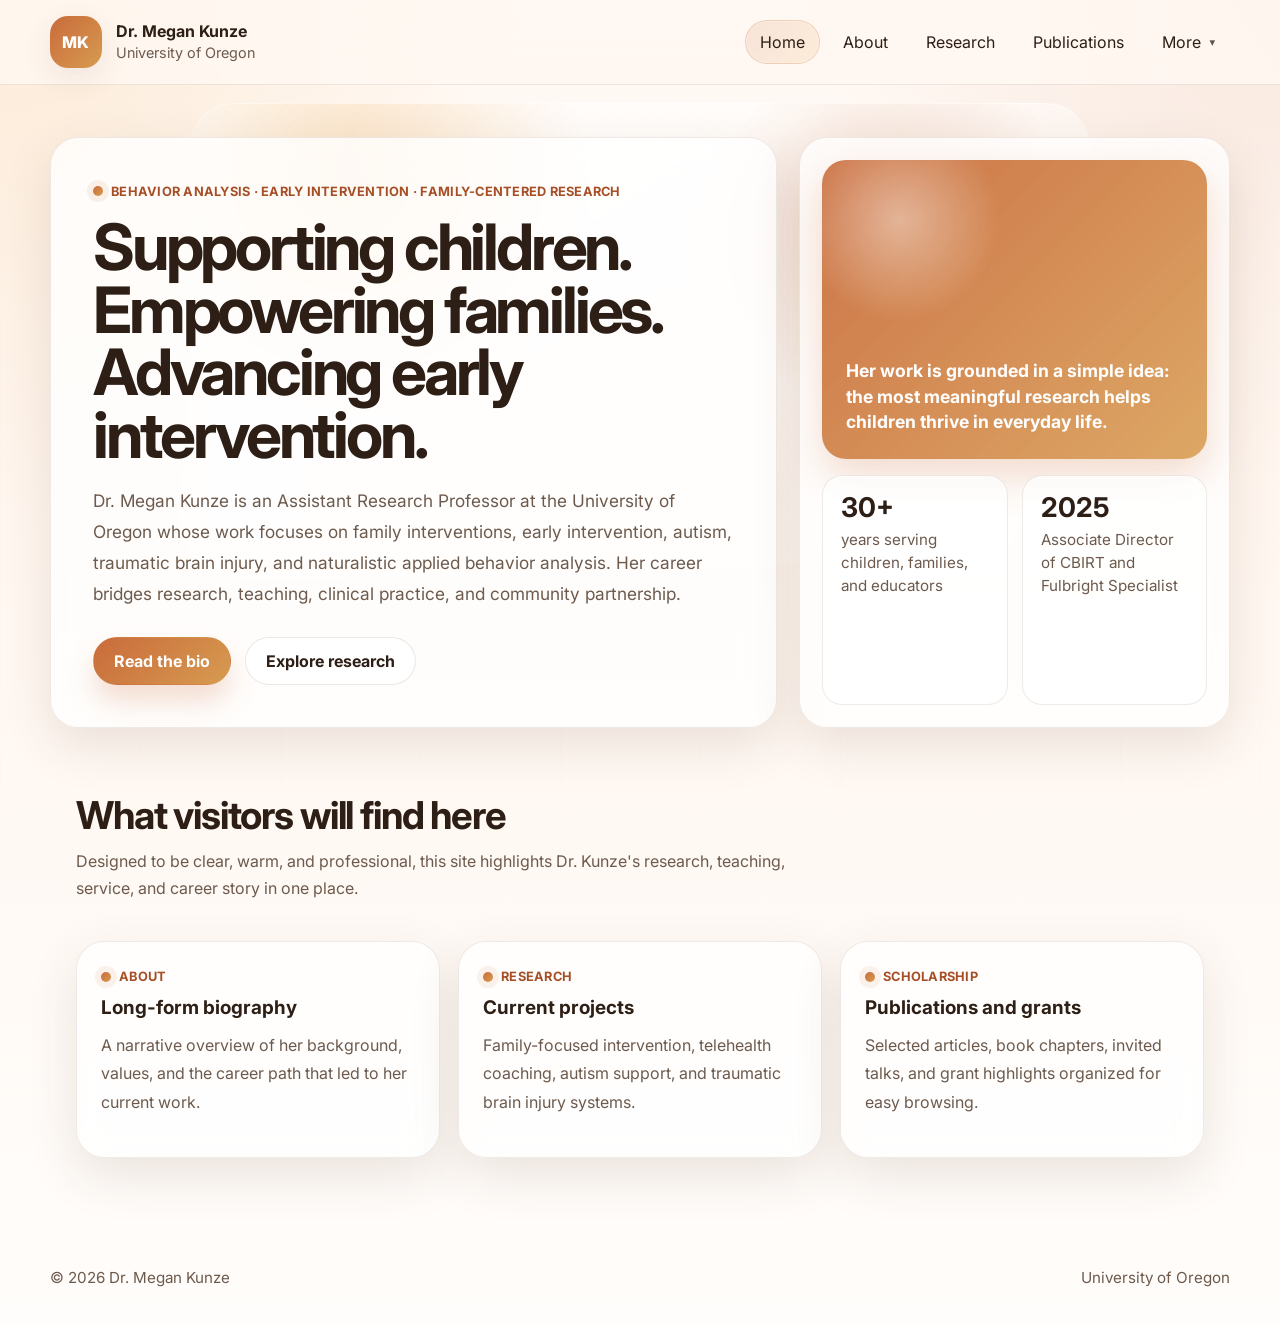
<file: index.html>
<!DOCTYPE html>
<html lang="en">
<head>
  <meta charset="UTF-8" />
  <meta name="viewport" content="width=device-width, initial-scale=1.0" />
  <title>Dr. Megan Kunze | University of Oregon</title>
  <meta name="description" content="Faculty website for Dr. Megan Kunze, Assistant Research Professor at the University of Oregon." />
  <link rel="preconnect" href="https://fonts.googleapis.com">
  <link rel="preconnect" href="https://fonts.gstatic.com" crossorigin>
  <link href="https://fonts.googleapis.com/css2?family=Inter:wght@400;500;600;700;800&display=swap" rel="stylesheet">
  <link rel="stylesheet" href="styles.css" />
</head>
<body>
  <div class="site-shell">
    <header class="site-header">
      <div class="container header-inner">
        <a class="brand" href="index.html" aria-label="Home">
          <div class="brand-mark">MK</div>
          <div class="brand-text">
            <strong>Dr. Megan Kunze</strong>
            <span>University of Oregon</span>
          </div>
        </a>
        <div class="nav-wrap">
          <button class="nav-toggle" type="button" aria-label="Open navigation" aria-expanded="false" data-nav-toggle>Menu</button>
          <nav class="nav" data-nav>
            <a href="index.html" class="active">Home</a>
            <a href="about.html">About</a>
            <a href="research.html">Research</a>
            <a href="publications.html">Publications</a>
            <div class="dropdown" data-dropdown>
              <button class="dropdown-trigger" type="button" data-dropdown-trigger aria-expanded="false">More</button>
              <div class="dropdown-menu">
                <a href="teaching.html">Teaching</a>
                <a href="cv.html">CV</a>
                <a href="contact.html">Contact</a>
              </div>
            </div>
          </nav>
        </div>
      </div>
    </header>

    <main>
      <section class="hero">
        <div class="container hero-grid">
          <div class="hero-card" data-animate>
            <div class="kicker">Behavior analysis · early intervention · family-centered research</div>
            <h1>Supporting children. Empowering families. Advancing early intervention.</h1>
            <p>
              Dr. Megan Kunze is an Assistant Research Professor at the University of Oregon whose work focuses on family interventions,
              early intervention, autism, traumatic brain injury, and naturalistic applied behavior analysis. Her career bridges research,
              teaching, clinical practice, and community partnership.
            </p>
            <div class="hero-actions">
              <a class="btn btn-primary" href="about.html">Read the bio</a>
              <a class="btn btn-secondary" href="research.html">Explore research</a>
            </div>
          </div>

          <div class="hero-aside" data-animate>
            <div class="info-card">
              <span>Her work is grounded in a simple idea: the most meaningful research helps children thrive in everyday life.</span>
            </div>
            <div class="stat-row">
              <div class="stat">
                <strong>30+</strong>
                <span>years serving children, families, and educators</span>
              </div>
              <div class="stat">
                <strong>2025</strong>
                <span>Associate Director of CBIRT and Fulbright Specialist</span>
              </div>
            </div>
          </div>
        </div>
      </section>

      <section class="section">
        <div class="container section-tone">
          <div class="section-head">
            <div>
              <h2>What visitors will find here</h2>
              <p>Designed to be clear, warm, and professional, this site highlights Dr. Kunze's research, teaching, service, and career story in one place.</p>
            </div>
          </div>

          <div class="grid-3">
            <a class="panel" href="about.html" data-animate>
              <div class="eyebrow">About</div>
              <h3>Long-form biography</h3>
              <p>A narrative overview of her background, values, and the career path that led to her current work.</p>
            </a>
            <a class="panel" href="research.html" data-animate>
              <div class="eyebrow">Research</div>
              <h3>Current projects</h3>
              <p>Family-focused intervention, telehealth coaching, autism support, and traumatic brain injury systems.</p>
            </a>
            <a class="panel" href="publications.html" data-animate>
              <div class="eyebrow">Scholarship</div>
              <h3>Publications and grants</h3>
              <p>Selected articles, book chapters, invited talks, and grant highlights organized for easy browsing.</p>
            </a>
          </div>
        </div>
      </section>
    </main>

    <footer class="footer">
      <div class="container footer-inner">
        <div>© <span data-year></span> Dr. Megan Kunze</div>
        <div>University of Oregon</div>
      </div>
    </footer>
  </div>
  <script src="script.js"></script>
</body>
</html>
</file>
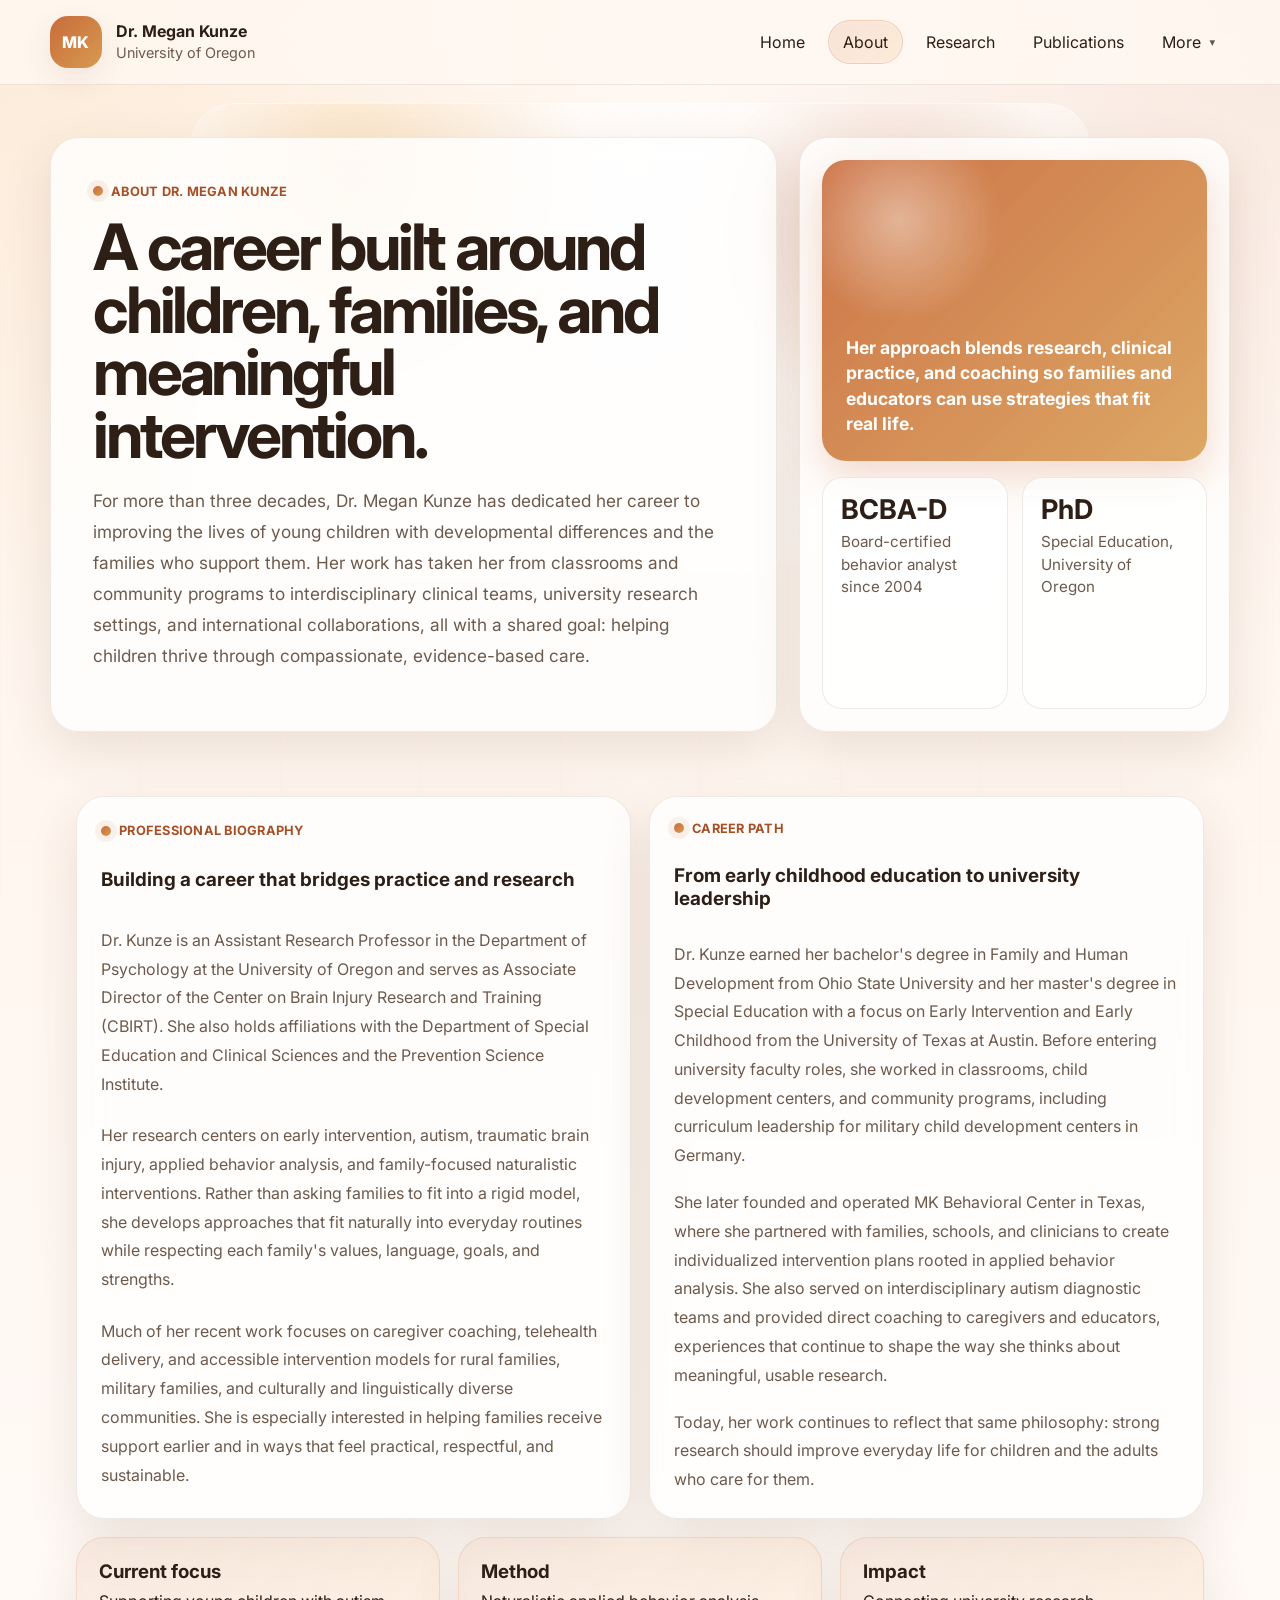
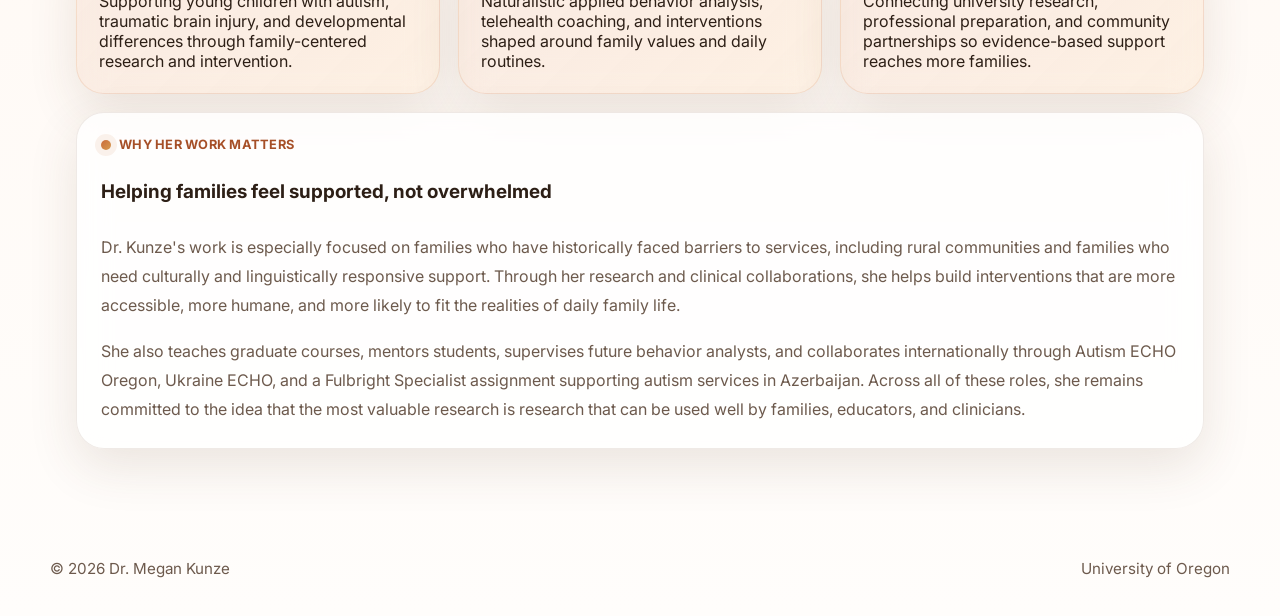
<file: about.html>
<!DOCTYPE html>
<html lang="en">
<head>
  <meta charset="UTF-8" />
  <meta name="viewport" content="width=device-width, initial-scale=1.0" />
  <title>About | Dr. Megan Kunze</title>
  <meta name="description" content="About Dr. Megan Kunze, University of Oregon." />
  <link rel="preconnect" href="https://fonts.googleapis.com">
  <link rel="preconnect" href="https://fonts.gstatic.com" crossorigin>
  <link href="https://fonts.googleapis.com/css2?family=Inter:wght@400;500;600;700;800&display=swap" rel="stylesheet">
  <link rel="stylesheet" href="styles.css" />
</head>
<body>
  <div class="site-shell">
    <header class="site-header">
      <div class="container header-inner">
        <a class="brand" href="index.html" aria-label="Home">
          <div class="brand-mark">MK</div>
          <div class="brand-text"><strong>Dr. Megan Kunze</strong><span>University of Oregon</span></div>
        </a>
        <div class="nav-wrap">
          <button class="nav-toggle" type="button" aria-label="Open navigation" aria-expanded="false" data-nav-toggle>Menu</button>
          <nav class="nav" data-nav>
            <a href="index.html">Home</a>
            <a href="about.html" class="active">About</a>
            <a href="research.html">Research</a>
            <a href="publications.html">Publications</a>
            <div class="dropdown" data-dropdown>
              <button class="dropdown-trigger" type="button" data-dropdown-trigger aria-expanded="false">More</button>
              <div class="dropdown-menu">
                <a href="teaching.html">Teaching</a>
                <a href="cv.html">CV</a>
                <a href="contact.html">Contact</a>
              </div>
            </div>
          </nav>
        </div>
      </div>
    </header>

    <main>
      <section class="hero">
        <div class="container hero-grid">
          <div class="hero-card" data-animate>
            <div class="kicker">About Dr. Megan Kunze</div>
            <h1>A career built around children, families, and meaningful intervention.</h1>
            <p>
              For more than three decades, Dr. Megan Kunze has dedicated her career to improving the lives of young children with developmental differences and the families who support them. Her work has taken her from classrooms and community programs to interdisciplinary clinical teams, university research settings, and international collaborations, all with a shared goal: helping children thrive through compassionate, evidence-based care.
            </p>
          </div>
          <div class="hero-aside" data-animate>
            <div class="info-card">
              <span>Her approach blends research, clinical practice, and coaching so families and educators can use strategies that fit real life.</span>
            </div>
            <div class="stat-row">
              <div class="stat"><strong>BCBA-D</strong><span>Board-certified behavior analyst since 2004</span></div>
              <div class="stat"><strong>PhD</strong><span>Special Education, University of Oregon</span></div>
            </div>
          </div>
        </div>
      </section>

      <section class="section">
        <div class="container section-tone">
          <div class="grid-2">
            <div class="panel bio" data-animate>
              <span class="eyebrow">Professional biography</span>
              <h3>Building a career that bridges practice and research</h3>
              <p>
                Dr. Kunze is an Assistant Research Professor in the Department of Psychology at the University of Oregon and serves as Associate Director of the Center on Brain Injury Research and Training (CBIRT). She also holds affiliations with the Department of Special Education and Clinical Sciences and the Prevention Science Institute.
              </p>
              <p>
                Her research centers on early intervention, autism, traumatic brain injury, applied behavior analysis, and family-focused naturalistic interventions. Rather than asking families to fit into a rigid model, she develops approaches that fit naturally into everyday routines while respecting each family's values, language, goals, and strengths.
              </p>
              <p>
                Much of her recent work focuses on caregiver coaching, telehealth delivery, and accessible intervention models for rural families, military families, and culturally and linguistically diverse communities. She is especially interested in helping families receive support earlier and in ways that feel practical, respectful, and sustainable.
              </p>
            </div>
            <div class="panel bio" data-animate>
              <span class="eyebrow">Career path</span>
              <h3>From early childhood education to university leadership</h3>
              <p>
                Dr. Kunze earned her bachelor's degree in Family and Human Development from Ohio State University and her master's degree in Special Education with a focus on Early Intervention and Early Childhood from the University of Texas at Austin. Before entering university faculty roles, she worked in classrooms, child development centers, and community programs, including curriculum leadership for military child development centers in Germany.
              </p>
              <p>
                She later founded and operated MK Behavioral Center in Texas, where she partnered with families, schools, and clinicians to create individualized intervention plans rooted in applied behavior analysis. She also served on interdisciplinary autism diagnostic teams and provided direct coaching to caregivers and educators, experiences that continue to shape the way she thinks about meaningful, usable research.
              </p>
              <p>
                Today, her work continues to reflect that same philosophy: strong research should improve everyday life for children and the adults who care for them.
              </p>
            </div>
          </div>

          <div class="grid-3" style="margin-top: 18px;">
            <div class="callout" data-animate>
              <h3>Current focus</h3>
              <p>Supporting young children with autism, traumatic brain injury, and developmental differences through family-centered research and intervention.</p>
            </div>
            <div class="callout" data-animate>
              <h3>Method</h3>
              <p>Naturalistic applied behavior analysis, telehealth coaching, and interventions shaped around family values and daily routines.</p>
            </div>
            <div class="callout" data-animate>
              <h3>Impact</h3>
              <p>Connecting university research, professional preparation, and community partnerships so evidence-based support reaches more families.</p>
            </div>
          </div>

          <div class="panel bio" data-animate style="margin-top: 18px;">
            <span class="eyebrow">Why her work matters</span>
            <h3>Helping families feel supported, not overwhelmed</h3>
            <p>
              Dr. Kunze's work is especially focused on families who have historically faced barriers to services, including rural communities and families who need culturally and linguistically responsive support. Through her research and clinical collaborations, she helps build interventions that are more accessible, more humane, and more likely to fit the realities of daily family life.
            </p>
            <p>
              She also teaches graduate courses, mentors students, supervises future behavior analysts, and collaborates internationally through Autism ECHO Oregon, Ukraine ECHO, and a Fulbright Specialist assignment supporting autism services in Azerbaijan. Across all of these roles, she remains committed to the idea that the most valuable research is research that can be used well by families, educators, and clinicians.
            </p>
          </div>
        </div>
      </section>
    </main>

    <footer class="footer"><div class="container footer-inner"><div>© <span data-year></span> Dr. Megan Kunze</div><div>University of Oregon</div></div></footer>
  </div>
  <script src="script.js"></script>
</body>
</html>
</file>
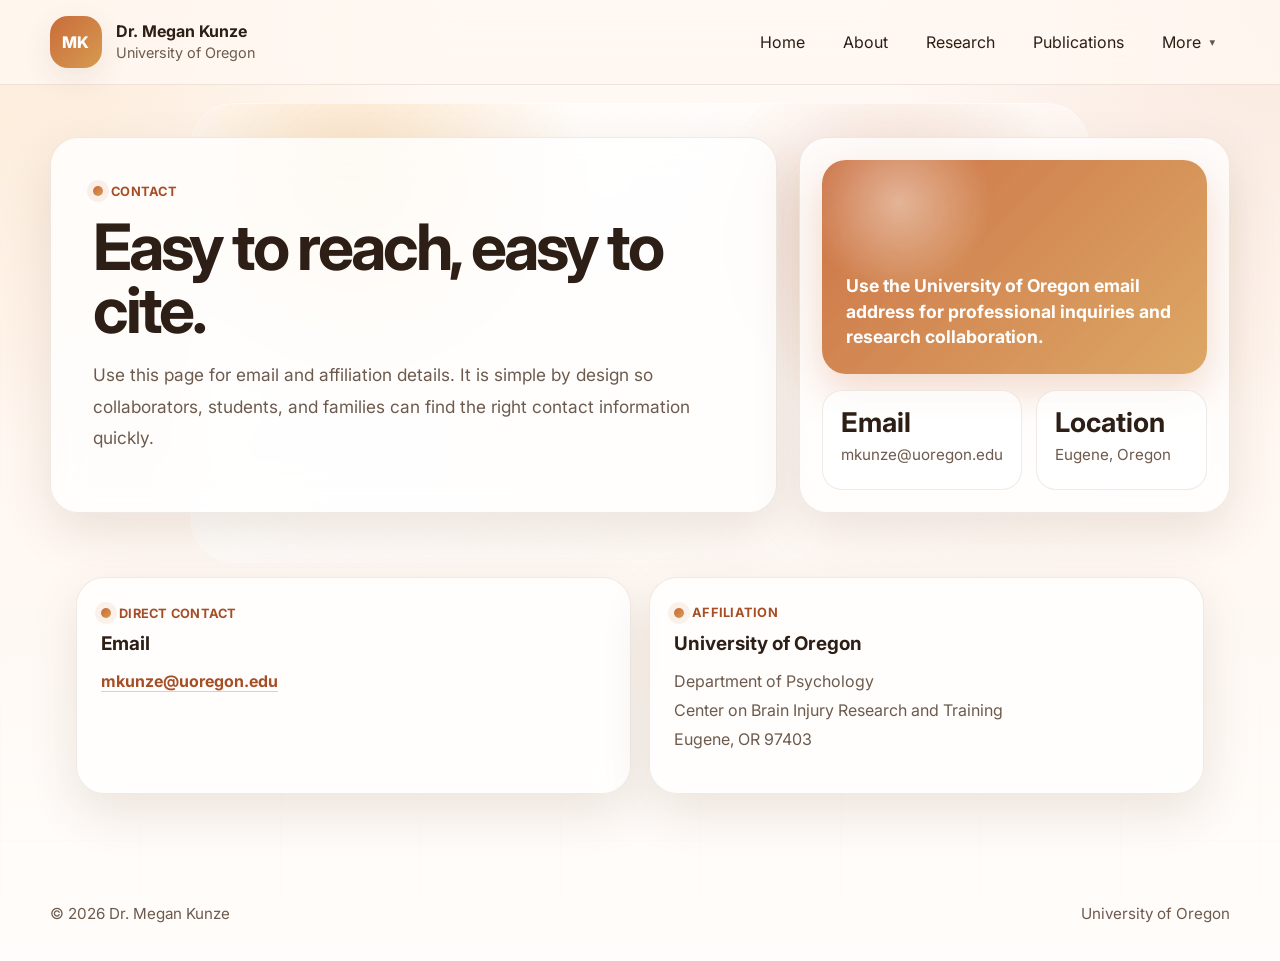
<file: contact.html>
<!DOCTYPE html>
<html lang="en">
<head>
  <meta charset="UTF-8" />
  <meta name="viewport" content="width=device-width, initial-scale=1.0" />
  <title>Contact | Dr. Megan Kunze</title>
  <meta name="description" content="Contact information for Dr. Megan Kunze." />
  <link rel="preconnect" href="https://fonts.googleapis.com">
  <link rel="preconnect" href="https://fonts.gstatic.com" crossorigin>
  <link href="https://fonts.googleapis.com/css2?family=Inter:wght@400;500;600;700;800&display=swap" rel="stylesheet">
  <link rel="stylesheet" href="styles.css" />
</head>
<body>
  <div class="site-shell">
    <header class="site-header">
      <div class="container header-inner">
        <a class="brand" href="index.html" aria-label="Home"><div class="brand-mark">MK</div><div class="brand-text"><strong>Dr. Megan Kunze</strong><span>University of Oregon</span></div></a>
        <div class="nav-wrap">
          <button class="nav-toggle" type="button" aria-label="Open navigation" aria-expanded="false" data-nav-toggle>Menu</button>
          <nav class="nav" data-nav>
            <a href="index.html">Home</a><a href="about.html">About</a><a href="research.html">Research</a><a href="publications.html">Publications</a>
            <div class="dropdown" data-dropdown><button class="dropdown-trigger" type="button" data-dropdown-trigger aria-expanded="false">More</button><div class="dropdown-menu"><a href="teaching.html">Teaching</a><a href="cv.html">CV</a><a href="contact.html" class="active">Contact</a></div></div>
          </nav>
        </div>
      </div>
    </header>

    <main>
      <section class="hero">
        <div class="container hero-grid">
          <div class="hero-card" data-animate>
            <div class="kicker">Contact</div>
            <h1>Easy to reach, easy to cite.</h1>
            <p>
              Use this page for email and affiliation details. It is simple by design so collaborators, students, and families can find the right contact information quickly.
            </p>
          </div>
          <div class="hero-aside" data-animate>
            <div class="info-card"><span>Use the University of Oregon email address for professional inquiries and research collaboration.</span></div>
            <div class="stat-row">
              <div class="stat"><strong>Email</strong><span>mkunze@uoregon.edu</span></div>
              <div class="stat"><strong>Location</strong><span>Eugene, Oregon</span></div>
            </div>
          </div>
        </div>
      </section>

      <section class="section">
        <div class="container section-tone">
          <div class="contact-grid">
            <div class="contact-card" data-animate>
              <span class="eyebrow">Direct contact</span>
              <h3>Email</h3>
              <p><a class="contact-link" href="mailto:mkunze@uoregon.edu">mkunze@uoregon.edu</a></p>
            </div>
            <div class="contact-card" data-animate>
              <span class="eyebrow">Affiliation</span>
              <h3>University of Oregon</h3>
              <p>Department of Psychology<br>Center on Brain Injury Research and Training<br>Eugene, OR 97403</p>
            </div>
          </div>
        </div>
      </section>
    </main>

    <footer class="footer"><div class="container footer-inner"><div>© <span data-year></span> Dr. Megan Kunze</div><div>University of Oregon</div></div></footer>
  </div>
  <script src="script.js"></script>
</body>
</html>
</file>
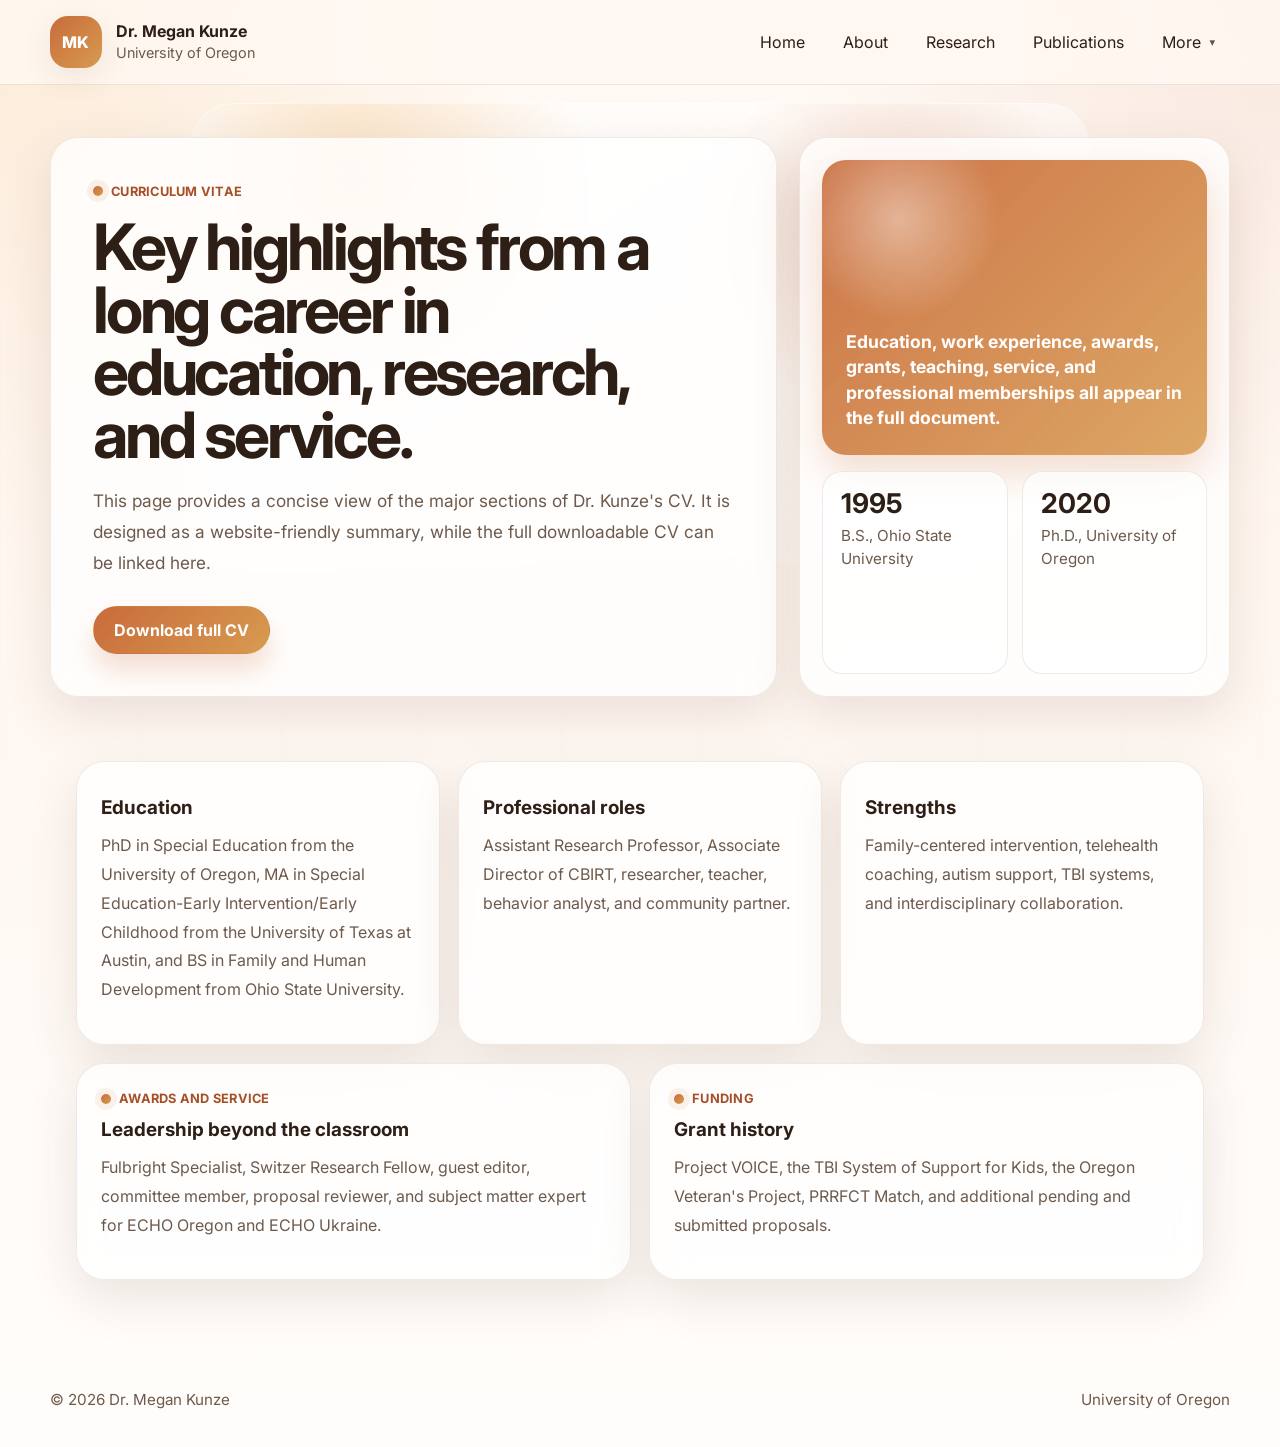
<file: cv.html>
<!DOCTYPE html>
<html lang="en">
<head>
  <meta charset="UTF-8" />
  <meta name="viewport" content="width=device-width, initial-scale=1.0" />
  <title>CV | Dr. Megan Kunze</title>
  <meta name="description" content="Curriculum vitae highlights for Dr. Megan Kunze." />
  <link rel="preconnect" href="https://fonts.googleapis.com">
  <link rel="preconnect" href="https://fonts.gstatic.com" crossorigin>
  <link href="https://fonts.googleapis.com/css2?family=Inter:wght@400;500;600;700;800&display=swap" rel="stylesheet">
  <link rel="stylesheet" href="styles.css" />
</head>
<body>
  <div class="site-shell">
    <header class="site-header">
      <div class="container header-inner">
        <a class="brand" href="index.html" aria-label="Home"><div class="brand-mark">MK</div><div class="brand-text"><strong>Dr. Megan Kunze</strong><span>University of Oregon</span></div></a>
        <div class="nav-wrap">
          <button class="nav-toggle" type="button" aria-label="Open navigation" aria-expanded="false" data-nav-toggle>Menu</button>
          <nav class="nav" data-nav>
            <a href="index.html">Home</a><a href="about.html">About</a><a href="research.html">Research</a><a href="publications.html">Publications</a>
            <div class="dropdown" data-dropdown><button class="dropdown-trigger" type="button" data-dropdown-trigger aria-expanded="false">More</button><div class="dropdown-menu"><a href="teaching.html">Teaching</a><a href="cv.html" class="active">CV</a><a href="contact.html">Contact</a></div></div>
          </nav>
        </div>
      </div>
    </header>

    <main>
      <section class="hero">
        <div class="container hero-grid">
          <div class="hero-card" data-animate>
            <div class="kicker">Curriculum vitae</div>
            <h1>Key highlights from a long career in education, research, and service.</h1>
            <p>
              This page provides a concise view of the major sections of Dr. Kunze's CV. It is designed as a website-friendly summary, while the full downloadable CV can be linked here.
            </p>
            <div class="hero-actions">
              <a class="btn btn-primary" href="#">Download full CV</a>
            </div>
          </div>
          <div class="hero-aside" data-animate>
            <div class="info-card"><span>Education, work experience, awards, grants, teaching, service, and professional memberships all appear in the full document.</span></div>
            <div class="stat-row">
              <div class="stat"><strong>1995</strong><span>B.S., Ohio State University</span></div>
              <div class="stat"><strong>2020</strong><span>Ph.D., University of Oregon</span></div>
            </div>
          </div>
        </div>
      </section>

      <section class="section">
        <div class="container section-tone">
          <div class="grid-3">
            <div class="cv-card" data-animate>
              <h3>Education</h3>
              <p>PhD in Special Education from the University of Oregon, MA in Special Education-Early Intervention/Early Childhood from the University of Texas at Austin, and BS in Family and Human Development from Ohio State University.</p>
            </div>
            <div class="cv-card" data-animate>
              <h3>Professional roles</h3>
              <p>Assistant Research Professor, Associate Director of CBIRT, researcher, teacher, behavior analyst, and community partner.</p>
            </div>
            <div class="cv-card" data-animate>
              <h3>Strengths</h3>
              <p>Family-centered intervention, telehealth coaching, autism support, TBI systems, and interdisciplinary collaboration.</p>
            </div>
          </div>

          <div class="grid-2" style="margin-top: 18px;">
            <div class="panel" data-animate>
              <span class="eyebrow">Awards and service</span>
              <h3>Leadership beyond the classroom</h3>
              <p>Fulbright Specialist, Switzer Research Fellow, guest editor, committee member, proposal reviewer, and subject matter expert for ECHO Oregon and ECHO Ukraine.</p>
            </div>
            <div class="panel" data-animate>
              <span class="eyebrow">Funding</span>
              <h3>Grant history</h3>
              <p>Project VOICE, the TBI System of Support for Kids, the Oregon Veteran's Project, PRRFCT Match, and additional pending and submitted proposals.</p>
            </div>
          </div>
        </div>
      </section>
    </main>

    <footer class="footer"><div class="container footer-inner"><div>© <span data-year></span> Dr. Megan Kunze</div><div>University of Oregon</div></div></footer>
  </div>
  <script src="script.js"></script>
</body>
</html>
</file>
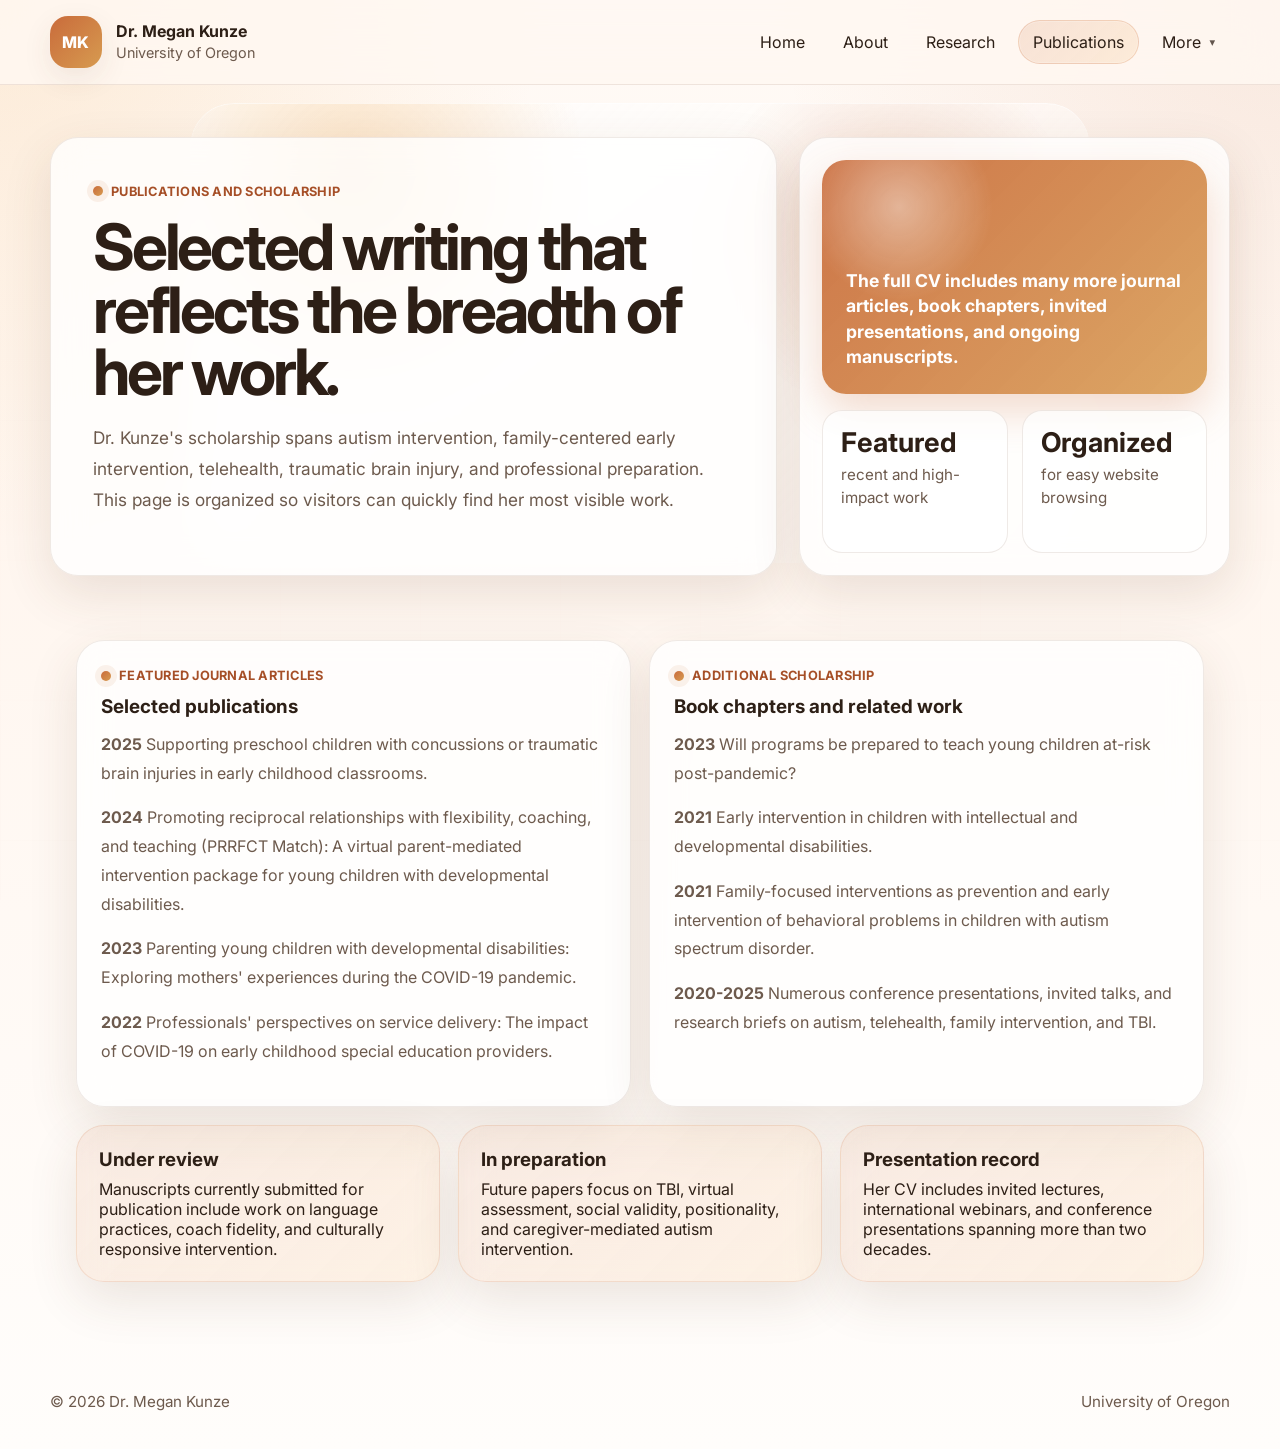
<file: publications.html>
<!DOCTYPE html>
<html lang="en">
<head>
  <meta charset="UTF-8" />
  <meta name="viewport" content="width=device-width, initial-scale=1.0" />
  <title>Publications | Dr. Megan Kunze</title>
  <meta name="description" content="Selected publications of Dr. Megan Kunze." />
  <link rel="preconnect" href="https://fonts.googleapis.com">
  <link rel="preconnect" href="https://fonts.gstatic.com" crossorigin>
  <link href="https://fonts.googleapis.com/css2?family=Inter:wght@400;500;600;700;800&display=swap" rel="stylesheet">
  <link rel="stylesheet" href="styles.css" />
</head>
<body>
  <div class="site-shell">
    <header class="site-header">
      <div class="container header-inner">
        <a class="brand" href="index.html" aria-label="Home"><div class="brand-mark">MK</div><div class="brand-text"><strong>Dr. Megan Kunze</strong><span>University of Oregon</span></div></a>
        <div class="nav-wrap">
          <button class="nav-toggle" type="button" aria-label="Open navigation" aria-expanded="false" data-nav-toggle>Menu</button>
          <nav class="nav" data-nav>
            <a href="index.html">Home</a><a href="about.html">About</a><a href="research.html">Research</a><a href="publications.html" class="active">Publications</a>
            <div class="dropdown" data-dropdown><button class="dropdown-trigger" type="button" data-dropdown-trigger aria-expanded="false">More</button><div class="dropdown-menu"><a href="teaching.html">Teaching</a><a href="cv.html">CV</a><a href="contact.html">Contact</a></div></div>
          </nav>
        </div>
      </div>
    </header>

    <main>
      <section class="hero">
        <div class="container hero-grid">
          <div class="hero-card" data-animate>
            <div class="kicker">Publications and scholarship</div>
            <h1>Selected writing that reflects the breadth of her work.</h1>
            <p>
              Dr. Kunze's scholarship spans autism intervention, family-centered early intervention, telehealth, traumatic brain injury, and professional preparation. This page is organized so visitors can quickly find her most visible work.
            </p>
          </div>
          <div class="hero-aside" data-animate>
            <div class="info-card"><span>The full CV includes many more journal articles, book chapters, invited presentations, and ongoing manuscripts.</span></div>
            <div class="stat-row">
              <div class="stat"><strong>Featured</strong><span>recent and high-impact work</span></div>
              <div class="stat"><strong>Organized</strong><span>for easy website browsing</span></div>
            </div>
          </div>
        </div>
      </section>

      <section class="section">
        <div class="container section-tone">
          <div class="grid-2">
            <div class="panel" data-animate>
              <span class="eyebrow">Featured journal articles</span>
              <h3>Selected publications</h3>
              <p><strong>2025</strong> Supporting preschool children with concussions or traumatic brain injuries in early childhood classrooms.</p>
              <p><strong>2024</strong> Promoting reciprocal relationships with flexibility, coaching, and teaching (PRRFCT Match): A virtual parent-mediated intervention package for young children with developmental disabilities.</p>
              <p><strong>2023</strong> Parenting young children with developmental disabilities: Exploring mothers' experiences during the COVID-19 pandemic.</p>
              <p><strong>2022</strong> Professionals' perspectives on service delivery: The impact of COVID-19 on early childhood special education providers.</p>
            </div>
            <div class="panel" data-animate>
              <span class="eyebrow">Additional scholarship</span>
              <h3>Book chapters and related work</h3>
              <p><strong>2023</strong> Will programs be prepared to teach young children at-risk post-pandemic?</p>
              <p><strong>2021</strong> Early intervention in children with intellectual and developmental disabilities.</p>
              <p><strong>2021</strong> Family-focused interventions as prevention and early intervention of behavioral problems in children with autism spectrum disorder.</p>
              <p><strong>2020-2025</strong> Numerous conference presentations, invited talks, and research briefs on autism, telehealth, family intervention, and TBI.</p>
            </div>
          </div>

          <div class="grid-3" style="margin-top: 18px;">
            <div class="callout" data-animate>
              <h3>Under review</h3>
              <p>Manuscripts currently submitted for publication include work on language practices, coach fidelity, and culturally responsive intervention.</p>
            </div>
            <div class="callout" data-animate>
              <h3>In preparation</h3>
              <p>Future papers focus on TBI, virtual assessment, social validity, positionality, and caregiver-mediated autism intervention.</p>
            </div>
            <div class="callout" data-animate>
              <h3>Presentation record</h3>
              <p>Her CV includes invited lectures, international webinars, and conference presentations spanning more than two decades.</p>
            </div>
          </div>
        </div>
      </section>
    </main>

    <footer class="footer"><div class="container footer-inner"><div>© <span data-year></span> Dr. Megan Kunze</div><div>University of Oregon</div></div></footer>
  </div>
  <script src="script.js"></script>
</body>
</html>
</file>
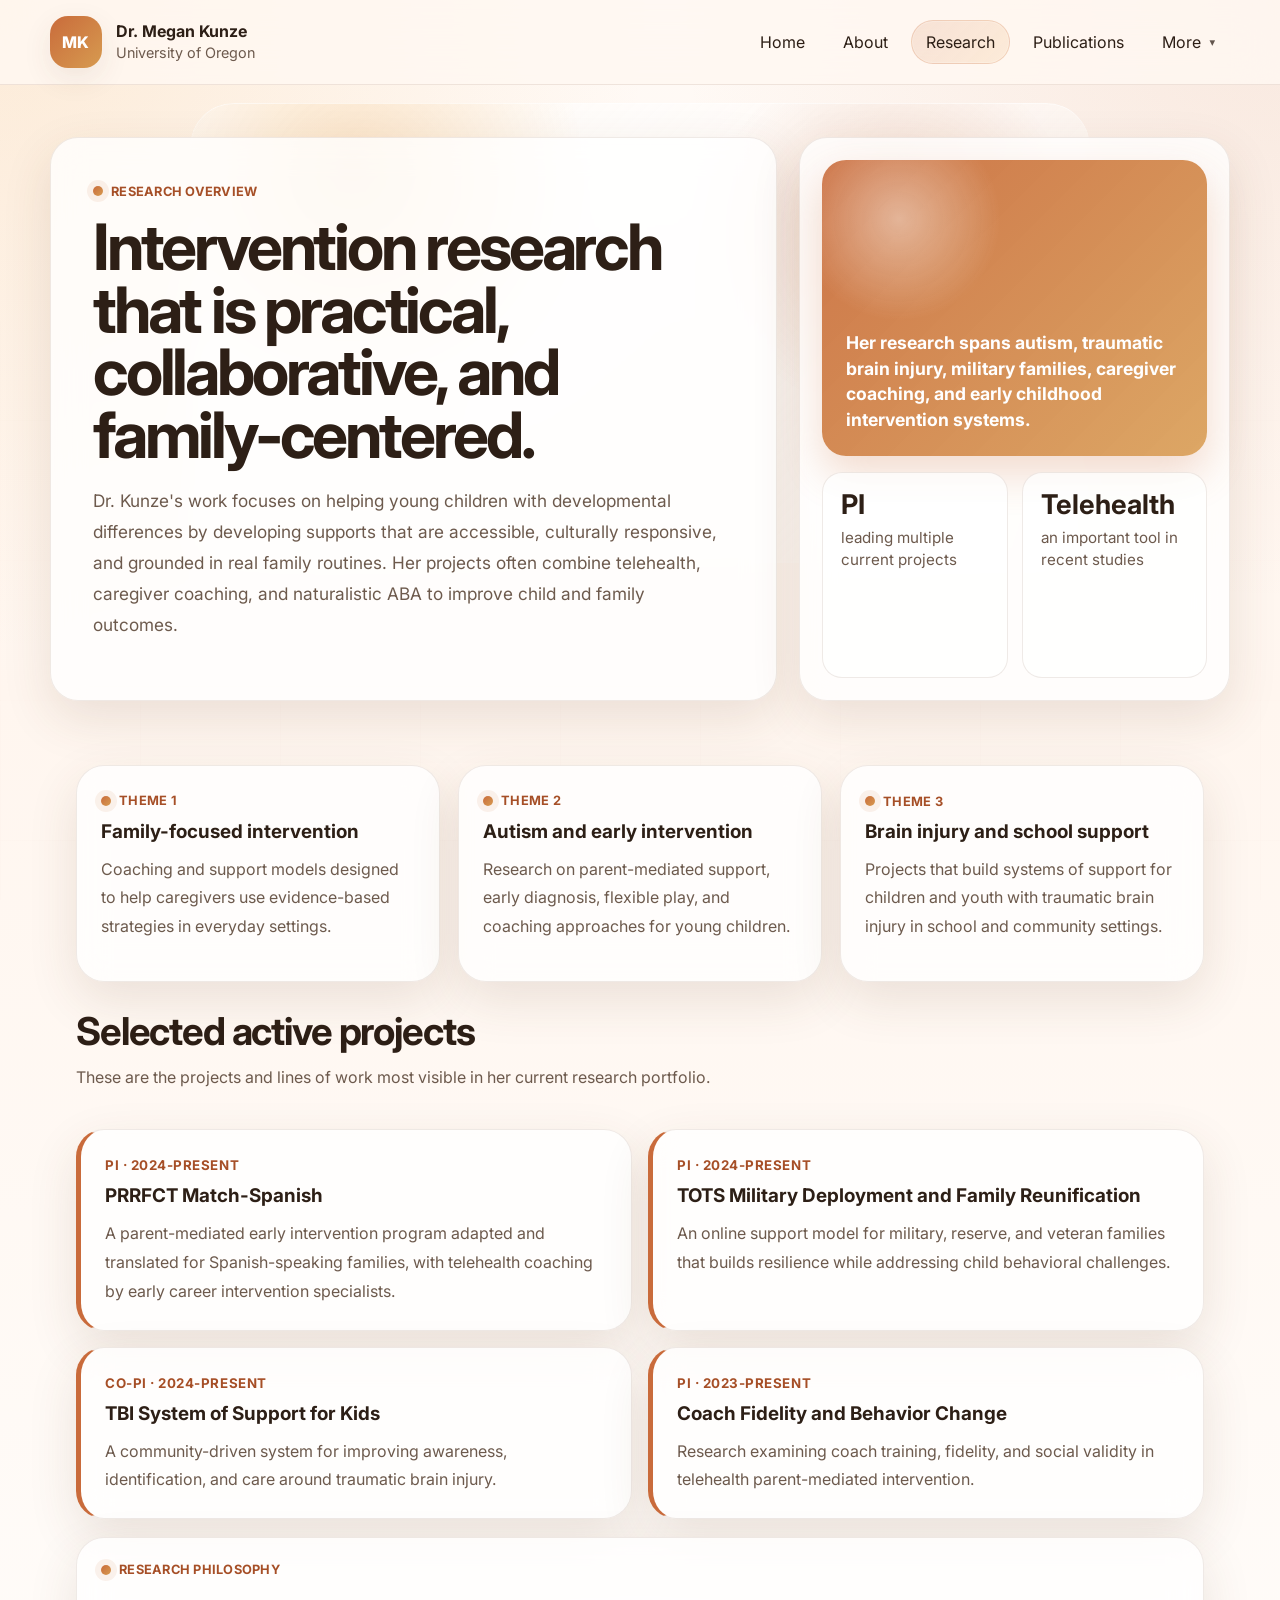
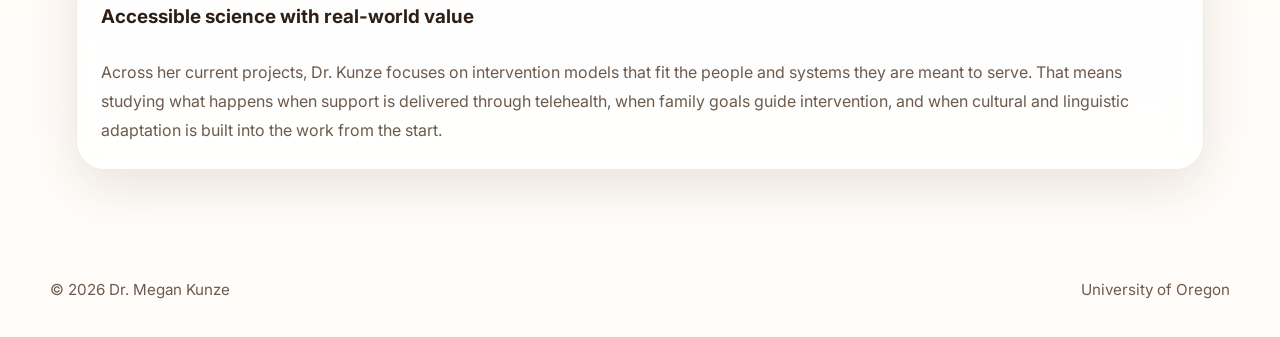
<file: research.html>
<!DOCTYPE html>
<html lang="en">
<head>
  <meta charset="UTF-8" />
  <meta name="viewport" content="width=device-width, initial-scale=1.0" />
  <title>Research | Dr. Megan Kunze</title>
  <meta name="description" content="Research and active projects of Dr. Megan Kunze." />
  <link rel="preconnect" href="https://fonts.googleapis.com">
  <link rel="preconnect" href="https://fonts.gstatic.com" crossorigin>
  <link href="https://fonts.googleapis.com/css2?family=Inter:wght@400;500;600;700;800&display=swap" rel="stylesheet">
  <link rel="stylesheet" href="styles.css" />
</head>
<body>
  <div class="site-shell">
    <header class="site-header">
      <div class="container header-inner">
        <a class="brand" href="index.html" aria-label="Home"><div class="brand-mark">MK</div><div class="brand-text"><strong>Dr. Megan Kunze</strong><span>University of Oregon</span></div></a>
        <div class="nav-wrap">
          <button class="nav-toggle" type="button" aria-label="Open navigation" aria-expanded="false" data-nav-toggle>Menu</button>
          <nav class="nav" data-nav>
            <a href="index.html">Home</a><a href="about.html">About</a><a href="research.html" class="active">Research</a><a href="publications.html">Publications</a>
            <div class="dropdown" data-dropdown><button class="dropdown-trigger" type="button" data-dropdown-trigger aria-expanded="false">More</button><div class="dropdown-menu"><a href="teaching.html">Teaching</a><a href="cv.html">CV</a><a href="contact.html">Contact</a></div></div>
          </nav>
        </div>
      </div>
    </header>

    <main>
      <section class="hero">
        <div class="container hero-grid">
          <div class="hero-card" data-animate>
            <div class="kicker">Research overview</div>
            <h1>Intervention research that is practical, collaborative, and family-centered.</h1>
            <p>
              Dr. Kunze's work focuses on helping young children with developmental differences by developing supports that are accessible, culturally responsive, and grounded in real family routines. Her projects often combine telehealth, caregiver coaching, and naturalistic ABA to improve child and family outcomes.
            </p>
          </div>
          <div class="hero-aside" data-animate>
            <div class="info-card"><span>Her research spans autism, traumatic brain injury, military families, caregiver coaching, and early childhood intervention systems.</span></div>
            <div class="stat-row">
              <div class="stat"><strong>PI</strong><span>leading multiple current projects</span></div>
              <div class="stat"><strong>Telehealth</strong><span>an important tool in recent studies</span></div>
            </div>
          </div>
        </div>
      </section>

      <section class="section">
        <div class="container section-tone">
          <div class="grid-3">
            <div class="panel" data-animate>
              <span class="eyebrow">Theme 1</span>
              <h3>Family-focused intervention</h3>
              <p>Coaching and support models designed to help caregivers use evidence-based strategies in everyday settings.</p>
            </div>
            <div class="panel" data-animate>
              <span class="eyebrow">Theme 2</span>
              <h3>Autism and early intervention</h3>
              <p>Research on parent-mediated support, early diagnosis, flexible play, and coaching approaches for young children.</p>
            </div>
            <div class="panel" data-animate>
              <span class="eyebrow">Theme 3</span>
              <h3>Brain injury and school support</h3>
              <p>Projects that build systems of support for children and youth with traumatic brain injury in school and community settings.</p>
            </div>
          </div>

          <div class="section-head" style="margin-top: 26px;">
            <div>
              <h2>Selected active projects</h2>
              <p>These are the projects and lines of work most visible in her current research portfolio.</p>
            </div>
          </div>

          <div class="list-grid">
            <div class="list-card" data-animate>
              <small>PI · 2024-present</small>
              <h3>PRRFCT Match-Spanish</h3>
              <p>A parent-mediated early intervention program adapted and translated for Spanish-speaking families, with telehealth coaching by early career intervention specialists.</p>
            </div>
            <div class="list-card" data-animate>
              <small>PI · 2024-present</small>
              <h3>TOTS Military Deployment and Family Reunification</h3>
              <p>An online support model for military, reserve, and veteran families that builds resilience while addressing child behavioral challenges.</p>
            </div>
            <div class="list-card" data-animate>
              <small>Co-PI · 2024-present</small>
              <h3>TBI System of Support for Kids</h3>
              <p>A community-driven system for improving awareness, identification, and care around traumatic brain injury.</p>
            </div>
            <div class="list-card" data-animate>
              <small>PI · 2023-present</small>
              <h3>Coach Fidelity and Behavior Change</h3>
              <p>Research examining coach training, fidelity, and social validity in telehealth parent-mediated intervention.</p>
            </div>
          </div>

          <div class="panel bio" data-animate style="margin-top: 18px;">
            <span class="eyebrow">Research philosophy</span>
            <h3>Accessible science with real-world value</h3>
            <p>
              Across her current projects, Dr. Kunze focuses on intervention models that fit the people and systems they are meant to serve. That means studying what happens when support is delivered through telehealth, when family goals guide intervention, and when cultural and linguistic adaptation is built into the work from the start.
            </p>
          </div>
        </div>
      </section>
    </main>

    <footer class="footer"><div class="container footer-inner"><div>© <span data-year></span> Dr. Megan Kunze</div><div>University of Oregon</div></div></footer>
  </div>
  <script src="script.js"></script>
</body>
</html>
</file>
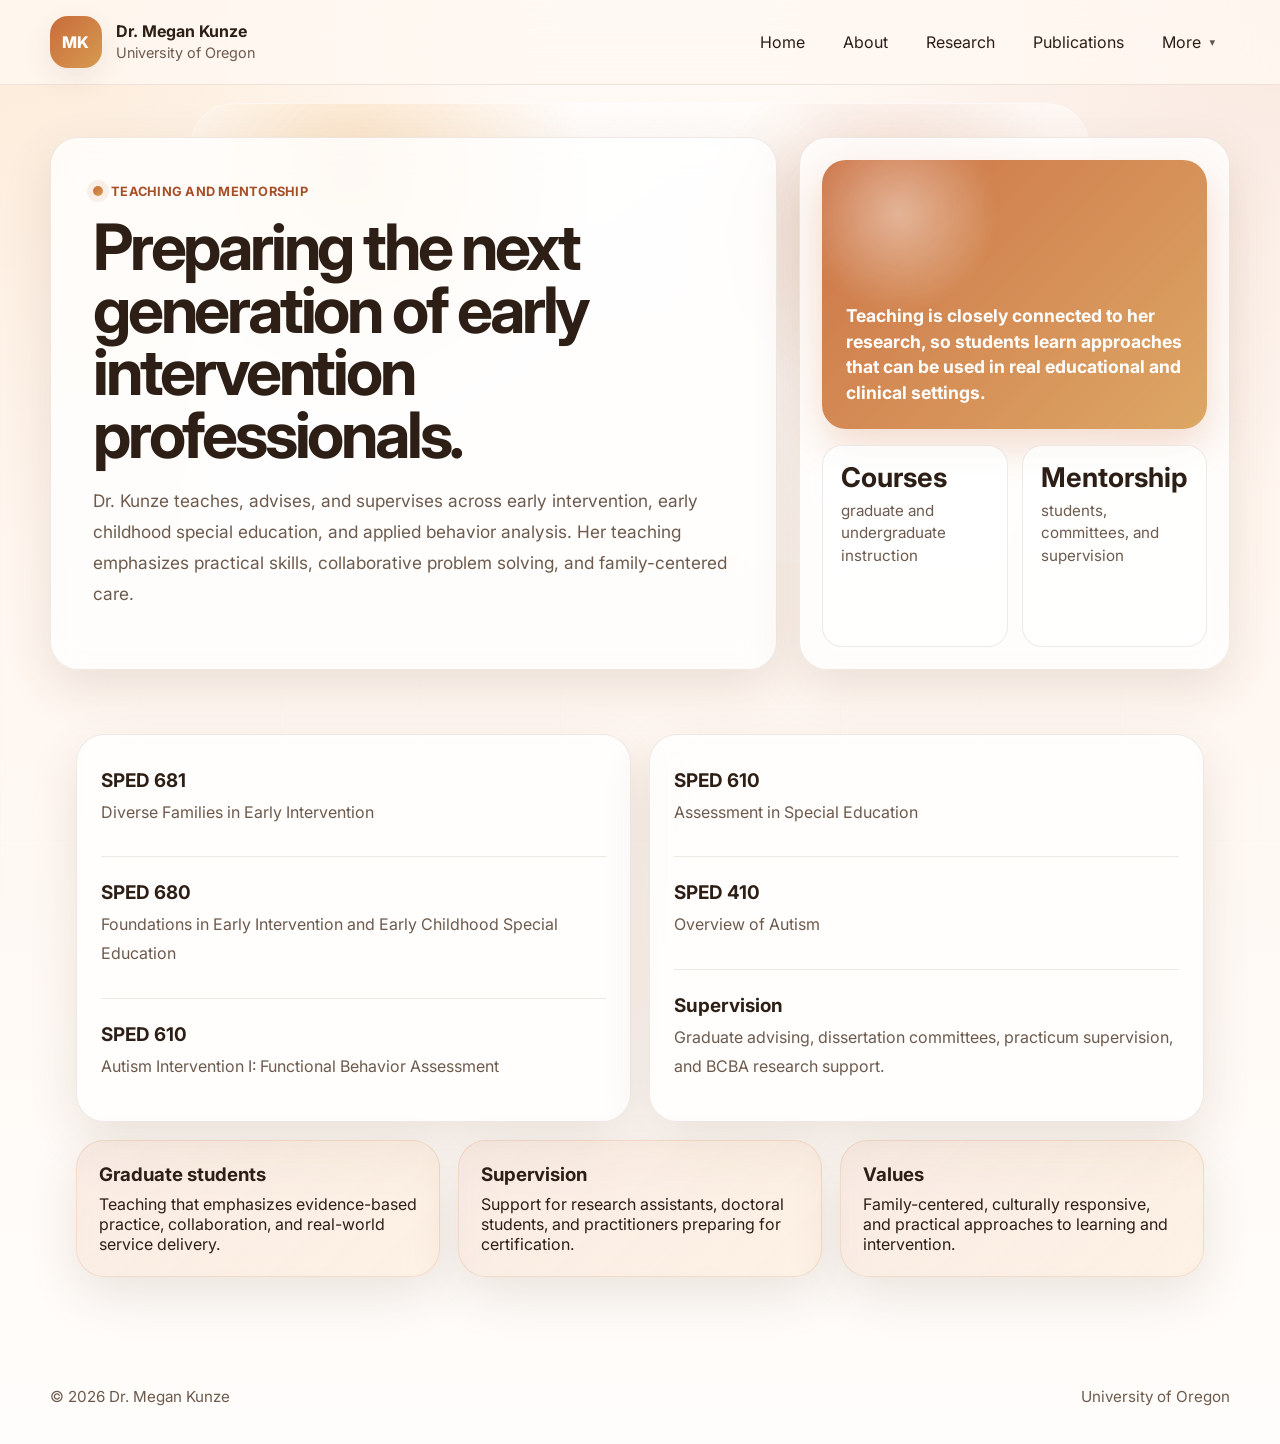
<file: teaching.html>
<!DOCTYPE html>
<html lang="en">
<head>
  <meta charset="UTF-8" />
  <meta name="viewport" content="width=device-width, initial-scale=1.0" />
  <title>Teaching | Dr. Megan Kunze</title>
  <meta name="description" content="Teaching and supervision of Dr. Megan Kunze." />
  <link rel="preconnect" href="https://fonts.googleapis.com">
  <link rel="preconnect" href="https://fonts.gstatic.com" crossorigin>
  <link href="https://fonts.googleapis.com/css2?family=Inter:wght@400;500;600;700;800&display=swap" rel="stylesheet">
  <link rel="stylesheet" href="styles.css" />
</head>
<body>
  <div class="site-shell">
    <header class="site-header">
      <div class="container header-inner">
        <a class="brand" href="index.html" aria-label="Home"><div class="brand-mark">MK</div><div class="brand-text"><strong>Dr. Megan Kunze</strong><span>University of Oregon</span></div></a>
        <div class="nav-wrap">
          <button class="nav-toggle" type="button" aria-label="Open navigation" aria-expanded="false" data-nav-toggle>Menu</button>
          <nav class="nav" data-nav>
            <a href="index.html">Home</a><a href="about.html">About</a><a href="research.html">Research</a><a href="publications.html">Publications</a>
            <div class="dropdown" data-dropdown><button class="dropdown-trigger" type="button" data-dropdown-trigger aria-expanded="false">More</button><div class="dropdown-menu"><a href="teaching.html" class="active">Teaching</a><a href="cv.html">CV</a><a href="contact.html">Contact</a></div></div>
          </nav>
        </div>
      </div>
    </header>

    <main>
      <section class="hero">
        <div class="container hero-grid">
          <div class="hero-card" data-animate>
            <div class="kicker">Teaching and mentorship</div>
            <h1>Preparing the next generation of early intervention professionals.</h1>
            <p>
              Dr. Kunze teaches, advises, and supervises across early intervention, early childhood special education, and applied behavior analysis. Her teaching emphasizes practical skills, collaborative problem solving, and family-centered care.
            </p>
          </div>
          <div class="hero-aside" data-animate>
            <div class="info-card"><span>Teaching is closely connected to her research, so students learn approaches that can be used in real educational and clinical settings.</span></div>
            <div class="stat-row">
              <div class="stat"><strong>Courses</strong><span>graduate and undergraduate instruction</span></div>
              <div class="stat"><strong>Mentorship</strong><span>students, committees, and supervision</span></div>
            </div>
          </div>
        </div>
      </section>

      <section class="section">
        <div class="container section-tone">
          <div class="grid-2">
            <div class="timeline" data-animate>
              <div class="timeline-item"><h3>SPED 681</h3><p>Diverse Families in Early Intervention</p></div>
              <div class="timeline-item"><h3>SPED 680</h3><p>Foundations in Early Intervention and Early Childhood Special Education</p></div>
              <div class="timeline-item"><h3>SPED 610</h3><p>Autism Intervention I: Functional Behavior Assessment</p></div>
            </div>
            <div class="timeline" data-animate>
              <div class="timeline-item"><h3>SPED 610</h3><p>Assessment in Special Education</p></div>
              <div class="timeline-item"><h3>SPED 410</h3><p>Overview of Autism</p></div>
              <div class="timeline-item"><h3>Supervision</h3><p>Graduate advising, dissertation committees, practicum supervision, and BCBA research support.</p></div>
            </div>
          </div>

          <div class="grid-3" style="margin-top: 18px;">
            <div class="callout" data-animate><h3>Graduate students</h3><p>Teaching that emphasizes evidence-based practice, collaboration, and real-world service delivery.</p></div>
            <div class="callout" data-animate><h3>Supervision</h3><p>Support for research assistants, doctoral students, and practitioners preparing for certification.</p></div>
            <div class="callout" data-animate><h3>Values</h3><p>Family-centered, culturally responsive, and practical approaches to learning and intervention.</p></div>
          </div>
        </div>
      </section>
    </main>

    <footer class="footer"><div class="container footer-inner"><div>© <span data-year></span> Dr. Megan Kunze</div><div>University of Oregon</div></div></footer>
  </div>
  <script src="script.js"></script>
</body>
</html>
</file>
<file: styles.css>
:root {
  --bg: #fff8f1;
  --bg-soft: #fff3e6;
  --surface: rgba(255, 255, 255, 0.78);
  --surface-strong: #ffffff;
  --text: #2d1f16;
  --muted: #6d5a4d;
  --line: rgba(122, 87, 61, 0.16);
  --shadow: 0 18px 50px rgba(90, 56, 29, 0.12);
  --shadow-soft: 0 10px 30px rgba(90, 56, 29, 0.09);
  --primary: #c96b3b;
  --primary-dark: #a64f27;
  --primary-soft: #fff0e5;
  --secondary: #d79b50;
  --accent: #8e5a3b;
  --accent-2: #f2b66d;
  --success: #8a6a45;
  --radius-lg: 28px;
  --radius-md: 20px;
  --radius-sm: 14px;
  --container: 1180px;
}

* { box-sizing: border-box; }
html { scroll-behavior: smooth; }
body {
  margin: 0;
  font-family: Inter, system-ui, -apple-system, BlinkMacSystemFont, "Segoe UI", sans-serif;
  color: var(--text);
  background:
    radial-gradient(circle at top left, rgba(242, 182, 109, 0.22), transparent 28%),
    radial-gradient(circle at top right, rgba(201, 107, 59, 0.12), transparent 26%),
    linear-gradient(180deg, #fffaf6 0%, #fff6ef 36%, #fffdfb 100%);
  min-height: 100vh;
}

img { max-width: 100%; display: block; }
a { color: inherit; text-decoration: none; }
button, input, textarea { font: inherit; }

.site-shell {
  min-height: 100vh;
  position: relative;
  overflow: hidden;
}

.site-shell::before {
  content: "";
  position: fixed;
  inset: 0;
  pointer-events: none;
  background-image:
    linear-gradient(rgba(201, 107, 59, 0.04) 1px, transparent 1px),
    linear-gradient(90deg, rgba(201, 107, 59, 0.04) 1px, transparent 1px);
  background-size: 140px 140px;
  opacity: 0.32;
  mask-image: linear-gradient(180deg, rgba(0, 0, 0, 0.1), rgba(0, 0, 0, 0.8));
}

.container {
  width: min(calc(100% - 32px), var(--container));
  margin: 0 auto;
}

.site-header {
  position: sticky;
  top: 0;
  z-index: 50;
  backdrop-filter: blur(20px);
  background: rgba(255, 248, 242, 0.82);
  border-bottom: 1px solid rgba(122, 87, 61, 0.12);
}

.header-inner {
  display: flex;
  align-items: center;
  justify-content: space-between;
  gap: 18px;
  padding: 16px 0;
}

.brand {
  display: inline-flex;
  align-items: center;
  gap: 14px;
  min-width: 0;
}

.brand-mark {
  width: 52px;
  height: 52px;
  border-radius: 18px;
  display: grid;
  place-items: center;
  font-weight: 800;
  letter-spacing: 0.04em;
  color: #fff;
  background: linear-gradient(135deg, var(--primary), var(--secondary));
  box-shadow: var(--shadow-soft);
}

.brand-text { display: flex; flex-direction: column; line-height: 1.1; }
.brand-text strong { font-size: 1rem; }
.brand-text span { font-size: 0.9rem; color: var(--muted); margin-top: 4px; }

.nav-wrap { display: flex; align-items: center; gap: 12px; }
.nav-toggle {
  display: none;
  border: 1px solid var(--line);
  background: rgba(255,255,255,0.86);
  color: var(--text);
  border-radius: 999px;
  padding: 10px 14px;
  box-shadow: var(--shadow-soft);
}

.nav {
  display: flex;
  align-items: center;
  gap: 8px;
}

.nav a, .dropdown-trigger {
  border: 1px solid transparent;
  background: transparent;
  color: var(--text);
  padding: 11px 14px;
  border-radius: 999px;
  transition: transform .2s ease, background .2s ease, border-color .2s ease, box-shadow .2s ease;
}

.nav a:hover, .dropdown-trigger:hover {
  background: rgba(255, 255, 255, 0.75);
  border-color: rgba(122, 87, 61, 0.12);
  transform: translateY(-1px);
}

.nav a.active {
  background: linear-gradient(135deg, rgba(201,107,59,0.15), rgba(242,182,109,0.18));
  border-color: rgba(201,107,59,0.2);
  box-shadow: inset 0 0 0 1px rgba(255,255,255,0.2);
}

.dropdown { position: relative; }
.dropdown-trigger {
  cursor: pointer;
  display: inline-flex;
  align-items: center;
  gap: 8px;
}
.dropdown-trigger::after {
  content: "▾";
  font-size: 0.7rem;
  opacity: 0.75;
}
.dropdown-menu {
  position: absolute;
  top: calc(100% + 12px);
  right: 0;
  min-width: 220px;
  padding: 10px;
  border-radius: 18px;
  background: rgba(255,255,255,0.96);
  border: 1px solid rgba(122, 87, 61, 0.1);
  box-shadow: var(--shadow);
  display: none;
}
.dropdown.open .dropdown-menu { display: grid; }
.dropdown-menu a {
  display: block;
  padding: 12px 13px;
  border-radius: 12px;
}
.dropdown-menu a:hover {
  background: var(--primary-soft);
}
.dropdown-menu a.active {
  background: linear-gradient(135deg, rgba(201,107,59,0.14), rgba(242,182,109,0.18));
}

.hero {
  position: relative;
  padding: 52px 0 18px;
}

.hero::before {
  content: "";
  position: absolute;
  left: 50%;
  top: 18px;
  width: min(900px, 92vw);
  height: 460px;
  transform: translateX(-50%);
  border-radius: 44px;
  background:
    radial-gradient(circle at 18% 15%, rgba(242,182,109,0.36), transparent 28%),
    radial-gradient(circle at 78% 28%, rgba(201,107,59,0.24), transparent 24%),
    linear-gradient(135deg, rgba(255,255,255,0.78), rgba(255,248,243,0.38));
  filter: blur(0px);
  z-index: 0;
  box-shadow: inset 0 1px 0 rgba(255,255,255,0.55);
}

.hero-grid {
  position: relative;
  z-index: 1;
  display: grid;
  grid-template-columns: minmax(0, 1.35fr) minmax(290px, 0.8fr);
  gap: 22px;
  align-items: stretch;
}

.hero-card, .hero-aside, .panel, .list-card, .cv-card, .contact-card, .timeline, .callout {
  background: var(--surface);
  border: 1px solid rgba(122, 87, 61, 0.12);
  border-radius: var(--radius-lg);
  box-shadow: var(--shadow);
  backdrop-filter: blur(16px);
}

.hero-card {
  padding: 42px;
  min-height: 100%;
}

.kicker, .eyebrow {
  display: inline-flex;
  align-items: center;
  gap: 8px;
  color: var(--primary-dark);
  font-weight: 700;
  letter-spacing: 0.02em;
  text-transform: uppercase;
  font-size: 0.8rem;
}
.kicker::before, .eyebrow::before {
  content: "";
  width: 10px;
  height: 10px;
  border-radius: 50%;
  background: linear-gradient(135deg, var(--primary), var(--secondary));
  box-shadow: 0 0 0 6px rgba(201,107,59,0.09);
}

h1, h2, h3, h4, p { margin-top: 0; }
h1 {
  font-size: clamp(2.4rem, 5vw, 4.8rem);
  line-height: 0.98;
  letter-spacing: -0.05em;
  margin: 16px 0 18px;
}
.hero-card p {
  font-size: 1.08rem;
  line-height: 1.8;
  color: var(--muted);
  max-width: 62ch;
}
.hero-actions {
  display: flex;
  flex-wrap: wrap;
  gap: 14px;
  margin-top: 28px;
}
.btn {
  display: inline-flex;
  align-items: center;
  justify-content: center;
  border-radius: 999px;
  padding: 13px 20px;
  font-weight: 700;
  border: 1px solid transparent;
  transition: transform .2s ease, box-shadow .2s ease, background .2s ease, border-color .2s ease;
}
.btn:hover { transform: translateY(-1px); }
.btn-primary {
  color: #fff;
  background: linear-gradient(135deg, var(--primary), var(--secondary));
  box-shadow: 0 16px 28px rgba(201,107,59,0.23);
}
.btn-secondary {
  background: rgba(255,255,255,0.85);
  border-color: rgba(122,87,61,0.14);
  color: var(--text);
}

.hero-aside {
  padding: 22px;
  display: grid;
  gap: 16px;
}
.info-card {
  min-height: 210px;
  border-radius: 24px;
  background:
    radial-gradient(circle at 20% 20%, rgba(255,255,255,0.42), transparent 26%),
    linear-gradient(135deg, rgba(201,107,59,0.94), rgba(216,155,80,0.88));
  color: #fff;
  padding: 24px;
  display: flex;
  flex-direction: column;
  justify-content: flex-end;
  box-shadow: 0 18px 40px rgba(201,107,59,0.24);
}
.info-card span { font-size: 1.1rem; font-weight: 700; line-height: 1.45; }
.stat-row {
  display: grid;
  grid-template-columns: repeat(2, 1fr);
  gap: 14px;
}
.stat {
  padding: 18px;
  border-radius: 20px;
  background: rgba(255,255,255,0.72);
  border: 1px solid rgba(122,87,61,0.12);
}
.stat strong {
  display: block;
  font-size: 1.7rem;
  line-height: 1;
  margin-bottom: 8px;
}
.stat span { color: var(--muted); font-size: 0.95rem; line-height: 1.5; }

.section {
  padding: 20px 0 56px;
}
.section-tone {
  padding: 26px;
}
.section-head {
  display: flex;
  justify-content: space-between;
  gap: 18px;
  align-items: end;
  margin-bottom: 22px;
}
.section-head h2 {
  font-size: clamp(1.8rem, 3vw, 2.6rem);
  letter-spacing: -0.03em;
  margin-bottom: 10px;
}
.section-head p {
  max-width: 72ch;
  color: var(--muted);
  line-height: 1.7;
}

.grid-2 {
  display: grid;
  grid-template-columns: repeat(2, minmax(0, 1fr));
  gap: 18px;
}
.grid-3 {
  display: grid;
  grid-template-columns: repeat(3, minmax(0, 1fr));
  gap: 18px;
}
.panel, .list-card, .cv-card, .timeline, .contact-card {
  padding: 24px;
}
.panel h3, .list-card h3, .cv-card h3, .contact-card h3, .timeline h3 {
  font-size: 1.18rem;
  margin: 10px 0 12px;
}
.panel p, .list-card p, .cv-card p, .contact-card p, .timeline p, .bio p {
  line-height: 1.8;
  color: var(--muted);
}
.panel {
  transition: transform .22s ease, box-shadow .22s ease, border-color .22s ease;
}
.panel:hover {
  transform: translateY(-3px);
  border-color: rgba(201,107,59,0.22);
  box-shadow: 0 20px 46px rgba(90,56,29,0.14);
}

.badge-row {
  display: flex;
  flex-wrap: wrap;
  gap: 10px;
  margin-top: 18px;
}
.badge {
  display: inline-flex;
  align-items: center;
  border-radius: 999px;
  padding: 8px 12px;
  background: rgba(255, 240, 229, 0.9);
  border: 1px solid rgba(201,107,59,0.16);
  font-size: 0.86rem;
  font-weight: 700;
}
.badge.alt { background: rgba(255,255,255,0.84); }
.badge.warm { background: rgba(242,182,109,0.18); }

.bio {
  display: grid;
  gap: 18px;
}
.bio p {
  margin-bottom: 0;
}
.highlight-box, .callout {
  padding: 22px;
  background: linear-gradient(135deg, rgba(201,107,59,0.1), rgba(242,182,109,0.14));
  border: 1px solid rgba(201,107,59,0.15);
}
.highlight-box strong { display: block; font-size: 1.06rem; color: var(--text); margin-bottom: 6px; }
.callout h3 { margin-bottom: 8px; }
.callout p { margin-bottom: 0; }

.list-grid {
  display: grid;
  grid-template-columns: repeat(2, minmax(0, 1fr));
  gap: 16px;
}
.list-card {
  border-left: 5px solid var(--primary);
}
.list-card small {
  color: var(--primary-dark);
  font-weight: 700;
  text-transform: uppercase;
  letter-spacing: 0.04em;
}
.list-card p { margin-bottom: 0; }

.timeline {
  display: grid;
  gap: 14px;
}
.timeline-item {
  padding-bottom: 14px;
  border-bottom: 1px solid rgba(122, 87, 61, 0.12);
}
.timeline-item:last-child { border-bottom: 0; padding-bottom: 0; }
.timeline-item h3 { margin-bottom: 6px; }

.contact-grid {
  display: grid;
  grid-template-columns: repeat(2, minmax(0, 1fr));
  gap: 18px;
}
.contact-card {
  min-height: 100%;
}
.contact-row {
  display: grid;
  gap: 16px;
  margin-top: 12px;
}
.contact-link {
  color: var(--primary-dark);
  font-weight: 700;
  text-decoration: underline;
  text-decoration-color: rgba(201,107,59,0.35);
  text-underline-offset: 4px;
}
.contact-link:hover { color: var(--text); }

.footer {
  padding: 28px 0 38px;
}
.footer-inner {
  display: flex;
  justify-content: space-between;
  gap: 12px;
  flex-wrap: wrap;
  color: var(--muted);
  font-size: 0.95rem;
}

.reveal {
  opacity: 0;
  transform: translateY(16px);
  transition: opacity .7s ease, transform .7s ease;
}
.reveal.visible {
  opacity: 1;
  transform: translateY(0);
}

@media (max-width: 980px) {
  .hero-grid, .grid-2, .grid-3, .contact-grid, .list-grid { grid-template-columns: 1fr; }
  .hero-card { padding: 30px; }
  .hero::before { height: 520px; }
}

@media (max-width: 760px) {
  .header-inner { align-items: flex-start; }
  .nav-toggle { display: inline-flex; }
  .nav-wrap { margin-left: auto; }
  .nav {
    position: absolute;
    right: 16px;
    top: 76px;
    display: none;
    flex-direction: column;
    align-items: stretch;
    gap: 6px;
    width: min(300px, calc(100vw - 32px));
    padding: 12px;
    background: rgba(255,255,255,0.96);
    border: 1px solid rgba(122,87,61,0.12);
    border-radius: 22px;
    box-shadow: var(--shadow);
  }
  .nav.open { display: flex; }
  .dropdown { width: 100%; }
  .dropdown-menu {
    position: static;
    display: none;
    width: 100%;
    margin-top: 8px;
    box-shadow: none;
    padding: 6px;
  }
  .dropdown.open .dropdown-menu { display: grid; }
  .nav a, .dropdown-trigger { width: 100%; justify-content: space-between; }
  .section-tone { padding: 18px; }
  .hero { padding-top: 36px; }
  .hero::before { width: calc(100vw - 24px); }
}
</file>
